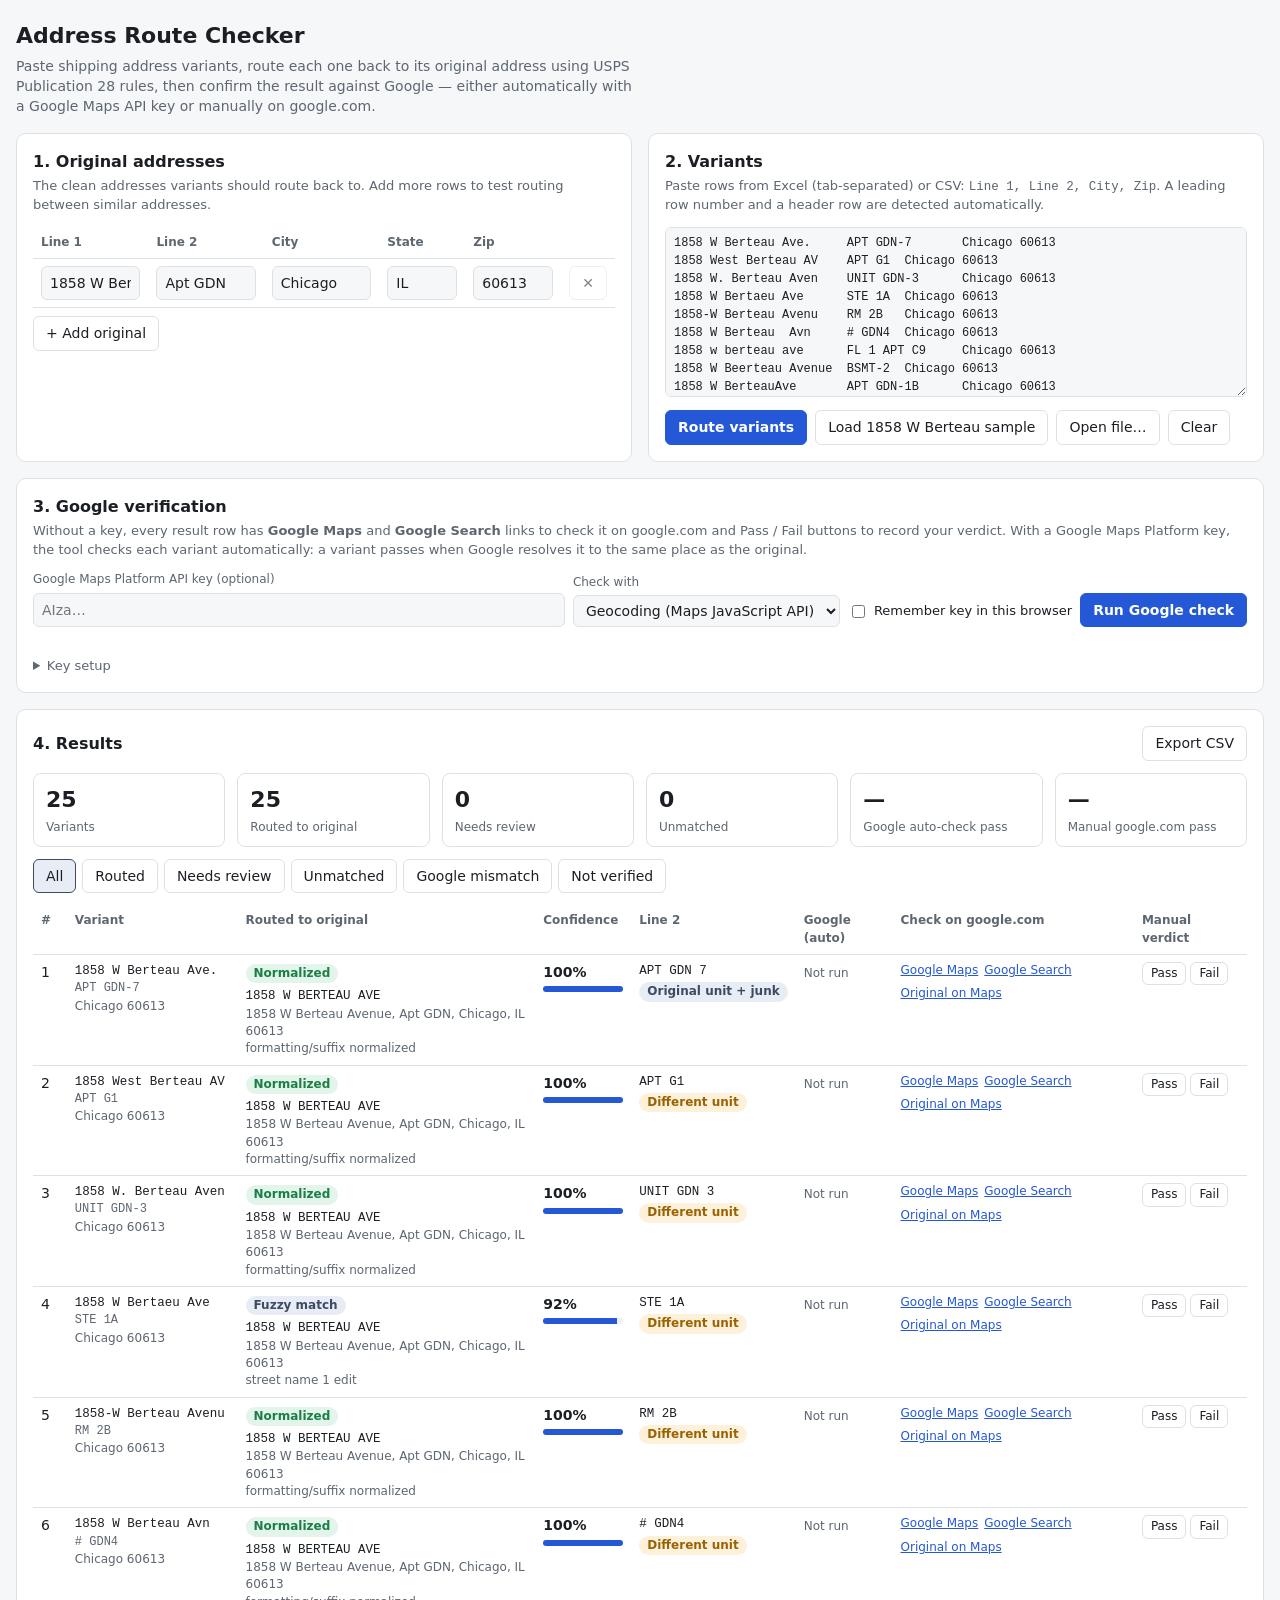
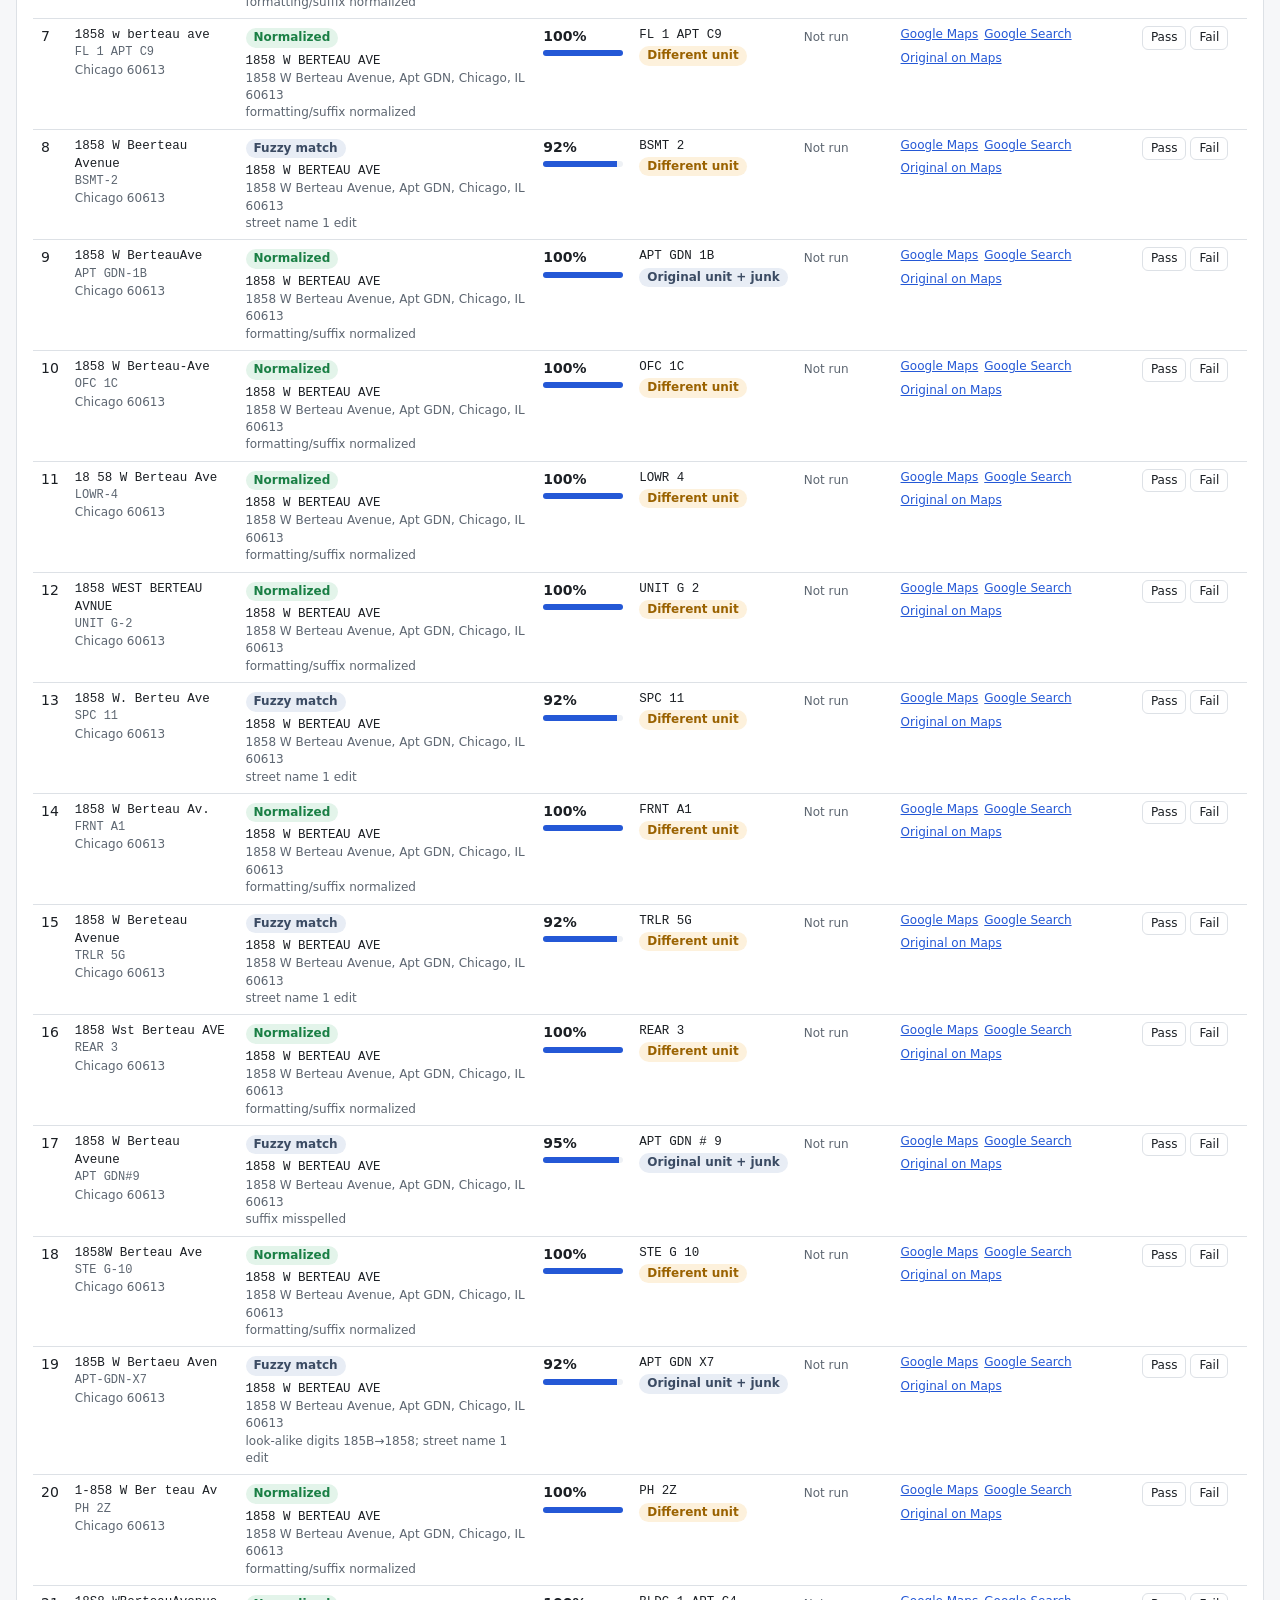
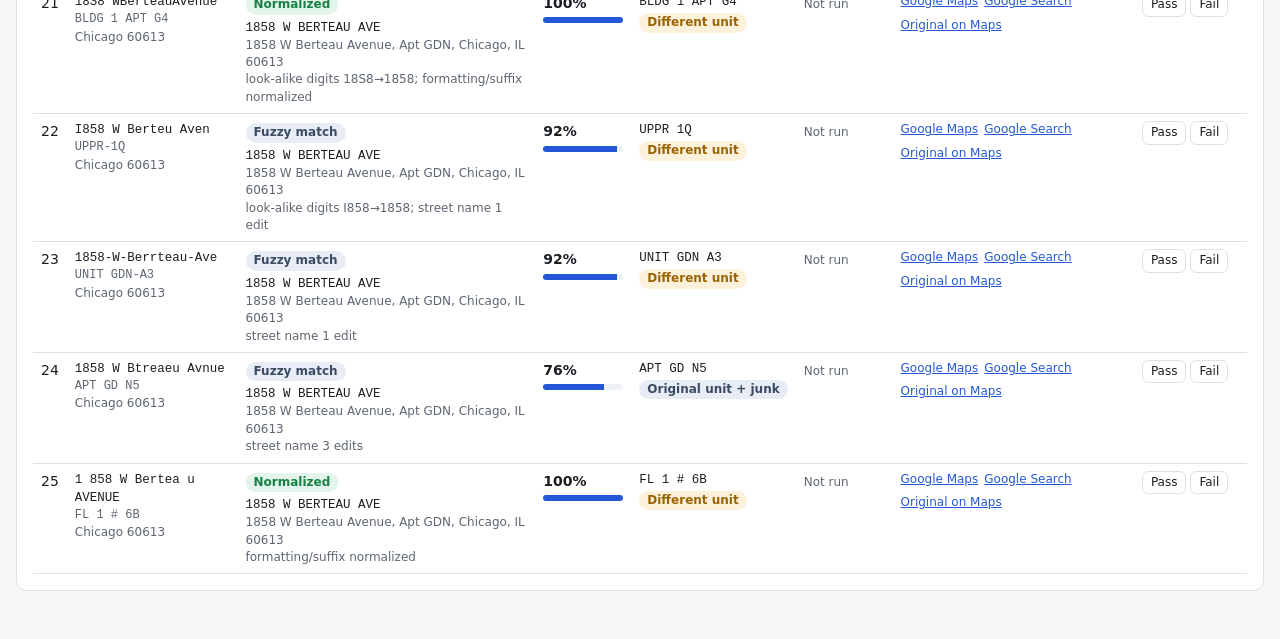
<file: qa/address-variants/index.html>
<!doctype html>
<html lang="en">
<head>
<meta charset="utf-8">
<meta name="viewport" content="width=device-width, initial-scale=1">
<title>Address Route Checker</title>
<style>
:root {
  --bg: #f6f7f9; --panel: #ffffff; --ink: #1b1f24; --muted: #5d6671; --line: #dde1e6;
  --accent: #2458d6; --accent-ink: #ffffff; --ok: #1a7f45; --ok-bg: #e3f4ea;
  --warn: #9a6200; --warn-bg: #fdf1dc; --bad: #b3261e; --bad-bg: #fbe4e2;
  --info: #3b4b63; --info-bg: #e8edf5; --code: #eef1f5;
}
@media (prefers-color-scheme: dark) {
  :root:not([data-theme="light"]) {
    --bg: #111418; --panel: #1a1f25; --ink: #e6e9ed; --muted: #9aa4af; --line: #2c333b;
    --accent: #6d9bff; --accent-ink: #0b1220; --ok: #6fd49a; --ok-bg: #16301f;
    --warn: #f0bf62; --warn-bg: #33270f; --bad: #ff8a80; --bad-bg: #3a1916;
    --info: #b6c4d8; --info-bg: #222b37; --code: #242b33;
  }
}
:root[data-theme="dark"] {
  --bg: #111418; --panel: #1a1f25; --ink: #e6e9ed; --muted: #9aa4af; --line: #2c333b;
  --accent: #6d9bff; --accent-ink: #0b1220; --ok: #6fd49a; --ok-bg: #16301f;
  --warn: #f0bf62; --warn-bg: #33270f; --bad: #ff8a80; --bad-bg: #3a1916;
  --info: #b6c4d8; --info-bg: #222b37; --code: #242b33;
}
* { box-sizing: border-box; }
body { margin: 0; background: var(--bg); color: var(--ink);
  font: 14px/1.45 system-ui, -apple-system, "Segoe UI", Roboto, sans-serif; }
header { padding: 20px 16px 8px; max-width: 1400px; margin: 0 auto; }
header h1 { margin: 0 0 4px; font-size: 22px; }
header p { margin: 0; color: var(--muted); max-width: 70ch; }
main { max-width: 1400px; margin: 0 auto; padding: 8px 16px 48px; display: grid; gap: 16px; }
.panel { background: var(--panel); border: 1px solid var(--line); border-radius: 10px; padding: 16px; min-width: 0; }
.panel h2 { margin: 0 0 4px; font-size: 16px; }
.panel .hint { margin: 0 0 12px; color: var(--muted); font-size: 13px; }
.grid2 { display: grid; gap: 16px; grid-template-columns: 1fr 1fr; }
@media (max-width: 900px) { .grid2 { grid-template-columns: 1fr; } }
label { font-size: 12px; color: var(--muted); display: block; margin-bottom: 4px; }
input, select, textarea { font: inherit; color: var(--ink); background: var(--bg);
  border: 1px solid var(--line); border-radius: 6px; padding: 6px 8px; width: 100%; }
textarea { font: 12px/1.5 ui-monospace, SFMono-Regular, Menlo, monospace; min-height: 170px; resize: vertical; }
button, .btn { font: inherit; border: 1px solid var(--line); background: var(--panel); color: var(--ink);
  border-radius: 6px; padding: 6px 12px; cursor: pointer; text-decoration: none; display: inline-block; white-space: nowrap; }
button.primary { background: var(--accent); color: var(--accent-ink); border-color: var(--accent); font-weight: 600; }
button:disabled { opacity: .55; cursor: default; }
.row { display: flex; gap: 8px; flex-wrap: wrap; align-items: end; }
.row > * { flex: 0 0 auto; }
.grow { flex: 1 1 200px !important; }
table { border-collapse: collapse; width: 100%; }
th, td { text-align: left; padding: 7px 8px; border-bottom: 1px solid var(--line); vertical-align: top; }
th { font-size: 12px; color: var(--muted); font-weight: 600; position: sticky; top: 0; background: var(--panel); }
.scroll { overflow-x: auto; }
.orig-table input { min-width: 70px; }
.mono { font-family: ui-monospace, SFMono-Regular, Menlo, monospace; font-size: 12.5px; }
.sub { color: var(--muted); font-size: 12px; }
.pill { display: inline-block; padding: 1px 8px; border-radius: 999px; font-size: 12px; font-weight: 600; white-space: nowrap; }
.ok { color: var(--ok); background: var(--ok-bg); }
.warn { color: var(--warn); background: var(--warn-bg); }
.bad { color: var(--bad); background: var(--bad-bg); }
.info { color: var(--info); background: var(--info-bg); }
.bar { height: 6px; background: var(--code); border-radius: 3px; overflow: hidden; width: 80px; margin-top: 4px; }
.bar > i { display: block; height: 100%; background: var(--accent); }
.stats { display: grid; grid-template-columns: repeat(auto-fit, minmax(140px, 1fr)); gap: 12px; }
.stat { border: 1px solid var(--line); border-radius: 8px; padding: 10px 12px; }
.stat b { display: block; font-size: 22px; font-variant-numeric: tabular-nums; }
.stat span { color: var(--muted); font-size: 12px; }
.filters { display: flex; gap: 6px; flex-wrap: wrap; margin: 12px 0; }
.filters button[aria-pressed="true"] { background: var(--info-bg); border-color: var(--info); }
.links { display: flex; gap: 6px; flex-wrap: wrap; }
.links a { color: var(--accent); font-size: 12px; }
.verdict { display: flex; gap: 4px; }
.verdict button { padding: 2px 8px; font-size: 12px; }
.verdict button[aria-pressed="true"][data-v="pass"] { background: var(--ok-bg); color: var(--ok); border-color: var(--ok); }
.verdict button[aria-pressed="true"][data-v="fail"] { background: var(--bad-bg); color: var(--bad); border-color: var(--bad); }
.note { font-size: 12px; color: var(--muted); }
.gstatus { font-size: 12px; margin-top: 8px; min-height: 1.2em; }
.empty { color: var(--muted); padding: 24px; text-align: center; }
details summary { cursor: pointer; color: var(--muted); font-size: 13px; }
@media (max-width: 700px) {
  #results thead { display: none; }
  #results tr { display: block; border-bottom: 1px solid var(--line); padding: 8px 0; }
  #results td { display: block; border: 0; padding: 3px 0; }
  #results td[data-l]::before { content: attr(data-l); display: block; font-size: 11px; color: var(--muted); }
}
</style>
</head>
<body>
<header>
  <h1>Address Route Checker</h1>
  <p>Paste shipping address variants, route each one back to its original address using USPS Publication 28 rules,
    then confirm the result against Google — either automatically with a Google Maps API key or manually on google.com.</p>
</header>

<main>
  <div class="grid2">
    <section class="panel">
      <h2>1. Original addresses</h2>
      <p class="hint">The clean addresses variants should route back to. Add more rows to test routing between similar addresses.</p>
      <div class="scroll">
        <table class="orig-table" id="origTable">
          <thead><tr><th>Line 1</th><th>Line 2</th><th>City</th><th>State</th><th>Zip</th><th></th></tr></thead>
          <tbody></tbody>
        </table>
      </div>
      <div class="row" style="margin-top:8px"><button id="addOrig">+ Add original</button></div>
    </section>

    <section class="panel">
      <h2>2. Variants</h2>
      <p class="hint">Paste rows from Excel (tab-separated) or CSV: <span class="mono">Line 1, Line 2, City, Zip</span>.
        A leading row number and a header row are detected automatically.</p>
      <textarea id="variantsInput" spellcheck="false"></textarea>
      <div class="row" style="margin-top:8px">
        <button class="primary" id="runBtn">Route variants</button>
        <button id="sampleBtn">Load 1858 W Berteau sample</button>
        <label class="btn" style="margin:0;color:var(--ink);font-size:14px">Open file…
          <input type="file" id="fileInput" accept=".tsv,.csv,.txt" hidden></label>
        <button id="clearBtn">Clear</button>
      </div>
    </section>
  </div>

  <section class="panel">
    <h2>3. Google verification</h2>
    <p class="hint">Without a key, every result row has <b>Google Maps</b> and <b>Google Search</b> links to check it on google.com
      and Pass / Fail buttons to record your verdict. With a Google Maps Platform key, the tool checks each variant automatically:
      a variant passes when Google resolves it to the same place as the original.</p>
    <div class="row">
      <div class="grow"><label for="apiKey">Google Maps Platform API key (optional)</label>
        <input id="apiKey" type="password" autocomplete="off" placeholder="AIza…"></div>
      <div><label for="gMode">Check with</label>
        <select id="gMode">
          <option value="geocoder">Geocoding (Maps JavaScript API)</option>
          <option value="validation">Address Validation API</option>
        </select></div>
      <div><label>&nbsp;</label><label style="display:flex;gap:6px;align-items:center;color:var(--ink);font-size:13px;margin:6px 0">
        <input type="checkbox" id="rememberKey" style="width:auto"> Remember key in this browser</label></div>
      <div><label>&nbsp;</label><button class="primary" id="googleBtn" disabled>Run Google check</button></div>
    </div>
    <div class="gstatus" id="gStatus"></div>
    <details style="margin-top:8px"><summary>Key setup</summary>
      <p class="note">In Google Cloud Console enable the <b>Maps JavaScript API</b> (for Geocoding mode, which also needs the
        <b>Geocoding API</b>) and/or the <b>Address Validation API</b>. Restrict the key to HTTP referrers where you host this page.
        The key is only sent to Google; it is stored locally only if you tick "Remember key".</p>
    </details>
  </section>

  <section class="panel">
    <div class="row" style="justify-content:space-between;align-items:center">
      <h2 style="margin:0">4. Results</h2>
      <div class="row"><button id="exportBtn" disabled>Export CSV</button></div>
    </div>
    <div class="stats" id="stats" style="margin-top:12px"></div>
    <div class="filters" id="filters"></div>
    <div class="scroll">
      <table id="results">
        <thead><tr>
          <th>#</th><th>Variant</th><th>Routed to original</th><th>Confidence</th>
          <th>Line 2</th><th>Google (auto)</th><th>Check on google.com</th><th>Manual verdict</th>
        </tr></thead>
        <tbody><tr><td colspan="8" class="empty">Load variants and click <b>Route variants</b>.</td></tr></tbody>
      </table>
    </div>
  </section>
</main>

<!-- BEGIN address-router.js (inlined so this page works as a single file; keep in sync) -->
<script>
/*
 * Address router: normalizes messy address variants and routes each one back
 * to the original address it most likely came from.
 *
 * Rules come from USPS Publication 28 (see KNOWLEDGE_BASE.md):
 *   C1 street suffixes, C2 secondary unit designators, plus directionals.
 * Works in the browser (window.AddressRouter) and in Node (module.exports).
 */
(function (root) {
  "use strict";

  // ---- USPS Pub 28 C1: standard suffix -> accepted spellings ----
  var SUFFIXES = {
    AVE: ["AV", "AVE", "AVEN", "AVENU", "AVENUE", "AVN", "AVNUE"],
    BLVD: ["BLVD", "BOUL", "BOULEVARD", "BOULV"],
    CIR: ["CIR", "CIRC", "CIRCL", "CIRCLE", "CRCL", "CRCLE"],
    CT: ["COURT", "CT"],
    CV: ["COVE", "CV"],
    DR: ["DR", "DRIV", "DRIVE", "DRV"],
    EXPY: ["EXP", "EXPR", "EXPRESS", "EXPRESSWAY", "EXPW", "EXPY"],
    HWY: ["HIGHWAY", "HIGHWY", "HIWAY", "HIWY", "HWAY", "HWY"],
    LN: ["LANE", "LN"],
    PKWY: ["PARKWAY", "PARKWY", "PKWAY", "PKWY", "PKY"],
    PL: ["PL", "PLACE"],
    PLZ: ["PLAZA", "PLZ", "PLZA"],
    RD: ["RD", "ROAD"],
    SQ: ["SQ", "SQR", "SQRE", "SQU", "SQUARE"],
    ST: ["STREET", "STRT", "ST", "STR"],
    TER: ["TER", "TERR", "TERRACE"],
    TRL: ["TRAIL", "TRAILS", "TRL", "TRLS"],
    WAY: ["WAY", "WY"]
  };

  var DIRECTIONALS = {
    N: ["NORTH", "NTH", "N"],
    S: ["SOUTH", "STH", "S"],
    E: ["EAST", "E"],
    W: ["WEST", "WST", "W"],
    NE: ["NORTHEAST", "NE"],
    NW: ["NORTHWEST", "NW"],
    SE: ["SOUTHEAST", "SE"],
    SW: ["SOUTHWEST", "SW"]
  };

  // ---- USPS Pub 28 C2: secondary unit designators ----
  var UNIT_DESIGNATORS = {
    APARTMENT: "APT", APT: "APT", BASEMENT: "BSMT", BSMT: "BSMT",
    BUILDING: "BLDG", BLDG: "BLDG", DEPARTMENT: "DEPT", DEPT: "DEPT",
    FLOOR: "FL", FL: "FL", FRONT: "FRNT", FRNT: "FRNT", HANGAR: "HNGR",
    HNGR: "HNGR", KEY: "KEY", LOBBY: "LBBY", LBBY: "LBBY", LOT: "LOT",
    LOWER: "LOWR", LOWR: "LOWR", OFFICE: "OFC", OFC: "OFC",
    PENTHOUSE: "PH", PH: "PH", PIER: "PIER", REAR: "REAR", ROOM: "RM",
    RM: "RM", SIDE: "SIDE", SLIP: "SLIP", SPACE: "SPC", SPC: "SPC",
    STOP: "STOP", SUITE: "STE", STE: "STE", TRAILER: "TRLR", TRLR: "TRLR",
    UNIT: "UNIT", UPPER: "UPPR", UPPR: "UPPR", "#": "#"
  };

  // Letters commonly typed/OCR'd in place of digits.
  var DIGIT_LOOKALIKES = { B: "8", S: "5", I: "1", L: "1", O: "0", Z: "2", G: "6" };

  var SUFFIX_LOOKUP = {};
  Object.keys(SUFFIXES).forEach(function (std) {
    SUFFIXES[std].forEach(function (v) { SUFFIX_LOOKUP[v] = std; });
  });
  var DIR_LOOKUP = {};
  Object.keys(DIRECTIONALS).forEach(function (std) {
    DIRECTIONALS[std].forEach(function (v) { DIR_LOOKUP[v] = std; });
  });

  // Optimal string alignment distance (Levenshtein + adjacent transpositions).
  function editDistance(a, b) {
    var m = a.length, n = b.length, d = [], i, j;
    for (i = 0; i <= m; i++) { d[i] = [i]; }
    for (j = 0; j <= n; j++) { d[0][j] = j; }
    for (i = 1; i <= m; i++) {
      for (j = 1; j <= n; j++) {
        var cost = a[i - 1] === b[j - 1] ? 0 : 1;
        d[i][j] = Math.min(d[i - 1][j] + 1, d[i][j - 1] + 1, d[i - 1][j - 1] + cost);
        if (i > 1 && j > 1 && a[i - 1] === b[j - 2] && a[i - 2] === b[j - 1]) {
          d[i][j] = Math.min(d[i][j], d[i - 2][j - 2] + 1);
        }
      }
    }
    return d[m][n];
  }

  function clean(s) {
    return String(s || "").toUpperCase().replace(/[.,]/g, " ").replace(/-/g, " ")
      .replace(/\s+/g, " ").trim();
  }

  function isDigitish(tok) {
    return /\d/.test(tok) && /^[0-9BSILOZG]+$/.test(tok);
  }

  function foldDigits(tok) {
    return tok.replace(/[BSILOZG]/g, function (c) { return DIGIT_LOOKALIKES[c]; });
  }

  // Split a Line 1 into its house number and the remaining text. Leading
  // digit-like tokens are merged ("18 58", "1-858") and look-alike letters are
  // folded to digits ("185B" -> 1858, "18S8" -> 1858, "I858" -> 1858).
  function splitNumber(line1) {
    var tokens = clean(line1).split(" ").filter(Boolean);
    var raw = "";
    while (tokens.length) {
      var t = tokens[0];
      if (isDigitish(t)) { raw += t; tokens.shift(); continue; }
      // "1858W" -> "1858" + "W"
      var m = t.match(/^(\d[0-9BSILOZG]*?)([A-Z]{1,})$/);
      if (m && !raw && /\d/.test(m[1])) { raw += m[1]; tokens[0] = m[2]; }
      break;
    }
    return { rawNumber: raw, number: foldDigits(raw), rest: tokens.join(" ") };
  }

  // Parse a clean original address into USPS components.
  function parseOriginal(line1) {
    var sp = splitNumber(line1);
    var words = sp.rest.split(" ").filter(Boolean);
    var dir = "", suffix = "";
    if (words.length > 1 && DIR_LOOKUP[words[0]]) { dir = DIR_LOOKUP[words.shift()]; }
    if (words.length > 1 && SUFFIX_LOOKUP[words[words.length - 1]]) {
      suffix = SUFFIX_LOOKUP[words.pop()];
    }
    return { number: sp.number, dir: dir, name: words.join(""), nameDisplay: words.join(" "), suffix: suffix };
  }

  // Standard USPS form of a Line 1 (best effort, no reference needed).
  function standardizeLine1(line1) {
    var sp = splitNumber(line1);
    var words = sp.rest.split(" ").filter(Boolean).map(function (w, i, arr) {
      if (i === 0 && arr.length > 1 && DIR_LOOKUP[w]) return DIR_LOOKUP[w];
      if (i === arr.length - 1 && arr.length > 1 && SUFFIX_LOOKUP[w]) return SUFFIX_LOOKUP[w];
      return w;
    });
    return [sp.number].concat(words).join(" ").trim();
  }

  function standardizeLine2(line2) {
    var tokens = clean(line2).replace(/#/g, " # ").split(" ").filter(Boolean);
    var designators = [], parts = [];
    tokens.forEach(function (t) {
      if (UNIT_DESIGNATORS[t]) { designators.push(UNIT_DESIGNATORS[t]); parts.push(UNIT_DESIGNATORS[t]); }
      else { parts.push(t); }
    });
    return { text: parts.join(" "), designators: designators, recognized: designators.length > 0 };
  }

  function compareLine2(variant2, original2) {
    var v = standardizeLine2(variant2), o = standardizeLine2(original2);
    var vKey = v.text.replace(/\s/g, ""), oKey = o.text.replace(/\s/g, "");
    var status;
    if (!vKey) status = "Missing";
    else if (vKey === oKey) status = "Same unit";
    else if (oKey && vKey.indexOf(oKey) === 0) status = "Original unit + junk";
    else status = "Different unit";
    return { normalized: v.text, recognized: v.recognized, designators: v.designators, status: status };
  }

  // Score how well a variant Line 1 matches one parsed original (0-100).
  function scoreLine1(variantLine1, orig) {
    var sp = splitNumber(variantLine1);
    var notes = [], penalty = 0;

    if (sp.rawNumber !== sp.number) notes.push("look-alike digits " + sp.rawNumber + "→" + sp.number);
    var nd = editDistance(sp.number, orig.number);
    if (nd === 1) { penalty += 20; notes.push("house number off by 1 edit"); }
    else if (nd > 1) { penalty += 60; notes.push("house number mismatch"); }

    var s = sp.rest.replace(/[^A-Z0-9]/g, "");
    if (orig.dir) {
      var dirForm = DIRECTIONALS[orig.dir].filter(function (f) { return s.indexOf(f) === 0; })
        .sort(function (a, b) { return b.length - a.length; })[0];
      if (dirForm) { s = s.slice(dirForm.length); }
      else { penalty += 10; notes.push("directional missing"); }
    }

    // Try every split point between street name and suffix; keep the cheapest.
    var forms = orig.suffix ? SUFFIXES[orig.suffix] : [];
    var best = null;
    for (var k = 0; k <= Math.min(s.length, 12); k++) {
      var head = s.slice(0, s.length - k), tail = s.slice(s.length - k);
      var sufCost;
      if (!orig.suffix) sufCost = k === 0 ? 0 : 99;
      else if (k === 0) sufCost = 15;
      else {
        var dmin = Math.min.apply(null, forms.map(function (f) { return editDistance(tail, f); }));
        sufCost = dmin === 0 ? 0 : dmin === 1 ? 5 : dmin === 2 ? 10 : 99;
      }
      var nameDist = editDistance(head, orig.name);
      var cost = nameDist * 8 + sufCost;
      if (!best || cost < best.cost) best = { cost: cost, nameDist: nameDist, sufCost: sufCost };
    }
    penalty += best.cost;
    if (best.nameDist) notes.push("street name " + best.nameDist + " edit" + (best.nameDist > 1 ? "s" : ""));
    // Too many edits relative to the name's length means a different street.
    if (best.nameDist > Math.max(2, Math.ceil(orig.name.length * 0.45))) {
      penalty += 40; notes.push("likely a different street");
    }
    if (best.sufCost === 15) notes.push("suffix missing");
    else if (best.sufCost > 0 && best.sufCost < 99) notes.push("suffix misspelled");

    return { confidence: Math.max(0, 100 - penalty), notes: notes };
  }

  function prepareOriginal(o, index) {
    return {
      id: index,
      line1: o.line1, line2: o.line2 || "", city: o.city || "", state: o.state || "", zip: o.zip || "",
      parsed: parseOriginal(o.line1),
      standard: standardizeLine1(o.line1)
    };
  }

  // Route one variant to the best original. Returns the match and diagnostics.
  function route(variant, originals) {
    var prepared = originals.map(function (o, i) { return o.parsed ? o : prepareOriginal(o, i); });
    var scored = prepared.map(function (o) {
      var s = scoreLine1(variant.line1, o.parsed);
      var conf = s.confidence, notes = s.notes.slice();
      if (variant.zip && o.zip && String(variant.zip).trim() !== String(o.zip).trim()) {
        conf -= 15; notes.push("zip differs");
      }
      if (variant.city && o.city && editDistance(clean(variant.city), clean(o.city)) > 2) {
        conf -= 15; notes.push("city differs");
      }
      return { original: o, confidence: Math.max(0, conf), notes: notes };
    }).sort(function (a, b) { return b.confidence - a.confidence; });

    var top = scored[0];
    if (!top) return { status: "No originals", confidence: 0, original: null, notes: [] };

    var standardized = standardizeLine1(variant.line1);
    var status;
    if (top.confidence === 100 && clean(variant.line1) === clean(top.original.line1)) status = "Exact";
    else if (top.confidence === 100) status = "Normalized";
    else if (top.confidence >= 75) status = "Fuzzy match";
    else if (top.confidence >= 55) status = "Needs review";
    else status = "Unmatched";

    if (top.confidence === 100 && status === "Normalized") top.notes.push("formatting/suffix normalized");

    var ambiguous = scored[1] && scored[1].confidence >= 55 && top.confidence - scored[1].confidence < 10;
    if (ambiguous && status !== "Unmatched") { status = "Needs review"; top.notes.push("close to another original"); }

    return {
      status: status,
      routed: status !== "Unmatched",
      confidence: top.confidence,
      original: top.original,
      standardizedLine1: standardized,
      correctedLine1: status !== "Unmatched" ? top.original.standard : "",
      line2: compareLine2(variant.line2, top.original.line2),
      notes: top.notes
    };
  }

  var api = {
    SUFFIXES: SUFFIXES, DIRECTIONALS: DIRECTIONALS, UNIT_DESIGNATORS: UNIT_DESIGNATORS,
    editDistance: editDistance, splitNumber: splitNumber, parseOriginal: parseOriginal,
    standardizeLine1: standardizeLine1, standardizeLine2: standardizeLine2,
    compareLine2: compareLine2, prepareOriginal: prepareOriginal, route: route
  };
  if (typeof module !== "undefined" && module.exports) module.exports = api;
  if (root) root.AddressRouter = api;
})(typeof window !== "undefined" ? window : this);
</script>
<!-- END address-router.js -->
<script>
(function () {
  "use strict";
  var R = window.AddressRouter;
  if (!R) {
    document.querySelector("main").insertAdjacentHTML("afterbegin",
      '<div class="panel bad">Routing engine failed to load. Re-download index.html from the repository.</div>');
    return;
  }
  var $ = function (s) { return document.querySelector(s); };

  var SAMPLE = [
    "1858 W Berteau Ave.\tAPT GDN-7\tChicago\t60613", "1858 West Berteau AV\tAPT G1\tChicago\t60613",
    "1858 W. Berteau Aven\tUNIT GDN-3\tChicago\t60613", "1858 W Bertaeu Ave\tSTE 1A\tChicago\t60613",
    "1858-W Berteau Avenu\tRM 2B\tChicago\t60613", "1858 W Berteau  Avn\t# GDN4\tChicago\t60613",
    "1858 w berteau ave\tFL 1 APT C9\tChicago\t60613", "1858 W Beerteau Avenue\tBSMT-2\tChicago\t60613",
    "1858 W BerteauAve\tAPT GDN-1B\tChicago\t60613", "1858 W Berteau-Ave\tOFC 1C\tChicago\t60613",
    "18 58 W Berteau Ave\tLOWR-4\tChicago\t60613", "1858 WEST BERTEAU AVNUE\tUNIT G-2\tChicago\t60613",
    "1858 W. Berteu Ave\tSPC 11\tChicago\t60613", "1858 W Berteau Av.\tFRNT A1\tChicago\t60613",
    "1858 W Bereteau Avenue\tTRLR 5G\tChicago\t60613", "1858 Wst Berteau AVE\tREAR 3\tChicago\t60613",
    "1858 W Berteau Aveune\tAPT GDN#9\tChicago\t60613", "1858W Berteau Ave\tSTE G-10\tChicago\t60613",
    "185B W Bertaeu Aven\tAPT-GDN-X7\tChicago\t60613", "1-858 W Ber teau Av\tPH 2Z\tChicago\t60613",
    "18S8 WBerteauAvenue\tBLDG 1 APT G4\tChicago\t60613", "I858 W Berteu Aven\tUPPR-1Q\tChicago\t60613",
    "1858-W-Berrteau-Ave\tUNIT GDN-A3\tChicago\t60613", "1858 W Btreaeu Avnue\tAPT GD N5\tChicago\t60613",
    "1 858 W Bertea u AVENUE\tFL 1 # 6B\tChicago\t60613"
  ].join("\n");

  var state = { originals: [], results: [], filter: "all", google: {}, verdicts: {} };

  function store(key, val) { try { if (val === null) localStorage.removeItem(key); else localStorage.setItem(key, JSON.stringify(val)); } catch (e) {} }
  function load(key, dflt) { try { var v = localStorage.getItem(key); return v ? JSON.parse(v) : dflt; } catch (e) { return dflt; } }
  function esc(s) { return String(s == null ? "" : s).replace(/[&<>"']/g, function (c) { return { "&": "&amp;", "<": "&lt;", ">": "&gt;", '"': "&quot;", "'": "&#39;" }[c]; }); }

  // ---------- Originals ----------
  function renderOriginals() {
    var tb = $("#origTable tbody");
    tb.innerHTML = "";
    state.originals.forEach(function (o, i) {
      var tr = document.createElement("tr");
      ["line1", "line2", "city", "state", "zip"].forEach(function (f) {
        var td = document.createElement("td"), inp = document.createElement("input");
        inp.value = o[f] || ""; inp.setAttribute("aria-label", f);
        if (f === "state") inp.style.width = "56px";
        if (f === "zip") inp.style.width = "80px";
        inp.addEventListener("input", function () { o[f] = inp.value; saveOriginals(); });
        td.appendChild(inp); tr.appendChild(td);
      });
      var td = document.createElement("td"), b = document.createElement("button");
      b.textContent = "✕"; b.title = "Remove"; b.disabled = state.originals.length === 1;
      b.addEventListener("click", function () { state.originals.splice(i, 1); saveOriginals(); renderOriginals(); });
      td.appendChild(b); tr.appendChild(td); tb.appendChild(tr);
    });
  }
  function saveOriginals() { store("arc.originals", state.originals); }

  // ---------- Parsing input ----------
  function parseVariants(text) {
    var lines = text.split(/\r?\n/).map(function (l) { return l.replace(/\s+$/, ""); }).filter(function (l) { return l.trim(); });
    var rows = lines.map(function (l) {
      if (l.indexOf("\t") >= 0) return l.split("\t");
      return splitCsv(l);
    });
    if (rows.length && /line\s*1/i.test(rows[0].join(" "))) rows.shift();
    return rows.map(function (cells) {
      cells = cells.map(function (c) { return c.trim() === "" ? "" : c; });
      if (/^\d{1,4}$/.test((cells[0] || "").trim()) && cells.length >= 4) cells = cells.slice(1);
      return { line1: cells[0] || "", line2: cells[1] || "", city: (cells[2] || "").trim(), zip: (cells[3] || "").trim() };
    }).filter(function (v) { return v.line1.trim(); });
  }
  function splitCsv(line) {
    var out = [], cur = "", q = false;
    for (var i = 0; i < line.length; i++) {
      var c = line[i];
      if (q) { if (c === '"' && line[i + 1] === '"') { cur += '"'; i++; } else if (c === '"') q = false; else cur += c; }
      else if (c === '"') q = true; else if (c === ",") { out.push(cur); cur = ""; } else cur += c;
    }
    out.push(cur); return out;
  }

  // ---------- Routing ----------
  function runRouting() {
    var variants = parseVariants($("#variantsInput").value);
    var originals = state.originals.filter(function (o) { return (o.line1 || "").trim(); }).map(R.prepareOriginal);
    if (!originals.length) { alert("Add at least one original address."); return; }
    state.results = variants.map(function (v, i) {
      var r = R.route(v, originals);
      r.variant = v; r.n = i + 1; r.key = keyOf(v);
      return r;
    });
    state.google = {};
    state.preparedOriginals = originals;
    store("arc.variants", $("#variantsInput").value);
    $("#googleBtn").disabled = !state.results.length;
    $("#exportBtn").disabled = !state.results.length;
    render();
  }
  function keyOf(v) { return [v.line1, v.line2, v.city, v.zip].join("|"); }

  function fullAddress(a) {
    return [a.line1, a.line2, a.city, [a.state || "", a.zip || ""].join(" ").trim()].filter(function (x) { return x && String(x).trim(); }).join(", ");
  }
  function statusClass(s) {
    return { Exact: "ok", Normalized: "ok", "Fuzzy match": "info", "Needs review": "warn", Unmatched: "bad" }[s] || "info";
  }

  // ---------- Rendering ----------
  function render() {
    var res = state.results;
    var count = function (fn) { return res.filter(fn).length; };
    var gDone = count(function (r) { return state.google[r.key] && state.google[r.key].done; });
    var gPass = count(function (r) { return state.google[r.key] && state.google[r.key].pass === true; });
    var mPass = count(function (r) { return state.verdicts[r.key] === "pass"; });
    var mFail = count(function (r) { return state.verdicts[r.key] === "fail"; });
    var stats = [
      [res.length, "Variants"],
      [count(function (r) { return r.routed && r.status !== "Needs review"; }), "Routed to original"],
      [count(function (r) { return r.status === "Needs review"; }), "Needs review"],
      [count(function (r) { return r.status === "Unmatched"; }), "Unmatched"],
      [gDone ? gPass + " / " + gDone : "—", "Google auto-check pass"],
      [mPass + mFail ? mPass + " / " + (mPass + mFail) : "—", "Manual google.com pass"]
    ];
    $("#stats").innerHTML = res.length ? stats.map(function (s) { return '<div class="stat"><b>' + esc(s[0]) + "</b><span>" + esc(s[1]) + "</span></div>"; }).join("") : "";

    var filters = [["all", "All"], ["routed", "Routed"], ["Needs review", "Needs review"], ["Unmatched", "Unmatched"], ["gfail", "Google mismatch"], ["unverified", "Not verified"]];
    $("#filters").innerHTML = res.length ? filters.map(function (f) {
      return '<button data-f="' + f[0] + '" aria-pressed="' + (state.filter === f[0]) + '">' + f[1] + "</button>";
    }).join("") : "";

    var shown = res.filter(function (r) {
      var g = state.google[r.key];
      switch (state.filter) {
        case "routed": return r.routed && r.status !== "Needs review";
        case "Needs review": case "Unmatched": return r.status === state.filter;
        case "gfail": return g && g.done && g.pass === false;
        case "unverified": return !state.verdicts[r.key] && !(g && g.done);
        default: return true;
      }
    });
    var tb = $("#results tbody");
    if (!res.length) { tb.innerHTML = '<tr><td colspan="8" class="empty">Load variants and click <b>Route variants</b>.</td></tr>'; return; }
    if (!shown.length) { tb.innerHTML = '<tr><td colspan="8" class="empty">No rows match this filter.</td></tr>'; return; }
    tb.innerHTML = shown.map(rowHtml).join("");
  }

  function rowHtml(r) {
    var v = r.variant, o = r.original, g = state.google[r.key], verdict = state.verdicts[r.key] || "";
    var variantFull = fullAddress({ line1: v.line1, line2: v.line2, city: v.city, state: o && o.state, zip: v.zip });
    var gmaps = "https://www.google.com/maps/search/?api=1&query=" + encodeURIComponent(variantFull);
    var gsearch = "https://www.google.com/search?q=" + encodeURIComponent(variantFull);
    var gorig = o ? "https://www.google.com/maps/search/?api=1&query=" + encodeURIComponent(fullAddress(o)) : "";
    var l2cls = { "Same unit": "ok", "Original unit + junk": "info", "Different unit": "warn", Missing: "bad" }[r.line2.status] || "info";

    var gHtml = '<span class="sub">Not run</span>';
    if (g && g.pending) gHtml = '<span class="sub">Checking…</span>';
    else if (g && g.error) gHtml = '<span class="pill bad">Error</span><div class="sub">' + esc(g.error) + "</div>";
    else if (g && g.done) {
      gHtml = '<span class="pill ' + (g.pass ? "ok" : "bad") + '">' + (g.pass ? "Same place as original" : "Different place") + "</span>" +
        '<div class="sub">' + esc(g.formatted || "No result") + "</div>" +
        (g.detail ? '<div class="sub">' + esc(g.detail) + "</div>" : "");
    }

    return "<tr>" +
      '<td data-l="#">' + r.n + "</td>" +
      '<td data-l="Variant"><div class="mono">' + esc(v.line1) + "</div><div class=\"mono sub\">" + esc(v.line2) + "</div>" +
        '<div class="sub">' + esc([v.city, v.zip].filter(Boolean).join(" ")) + "</div></td>" +
      '<td data-l="Routed to original"><span class="pill ' + statusClass(r.status) + '">' + esc(r.status) + "</span>" +
        (r.routed ? '<div class="mono" style="margin-top:4px">' + esc(r.correctedLine1) + "</div>" +
          '<div class="sub">' + esc(fullAddress(o)) + "</div>" : "") +
        (r.notes.length ? '<div class="note">' + esc(r.notes.join("; ")) + "</div>" : "") + "</td>" +
      '<td data-l="Confidence"><b>' + r.confidence + '%</b><div class="bar"><i style="width:' + r.confidence + '%"></i></div></td>' +
      '<td data-l="Line 2"><div class="mono">' + esc(r.line2.normalized || "—") + '</div><span class="pill ' + l2cls + '">' + esc(r.line2.status) + "</span>" +
        (r.line2.recognized ? "" : '<div class="note">No USPS designator</div>') + "</td>" +
      '<td data-l="Google (auto)">' + gHtml + "</td>" +
      '<td data-l="Check on google.com"><div class="links"><a href="' + gmaps + '" target="_blank" rel="noopener">Google Maps</a>' +
        '<a href="' + gsearch + '" target="_blank" rel="noopener">Google Search</a>' +
        (gorig ? '<a href="' + gorig + '" target="_blank" rel="noopener">Original on Maps</a>' : "") + "</div></td>" +
      '<td data-l="Manual verdict"><div class="verdict" data-key="' + esc(r.key) + '">' +
        '<button data-v="pass" aria-pressed="' + (verdict === "pass") + '">Pass</button>' +
        '<button data-v="fail" aria-pressed="' + (verdict === "fail") + '">Fail</button></div></td>' +
      "</tr>";
  }

  // ---------- Google automatic check ----------
  var mapsLoading = null;
  function loadMaps(key) {
    if (window.google && window.google.maps && window.google.maps.Geocoder) return Promise.resolve();
    if (mapsLoading) return mapsLoading;
    mapsLoading = new Promise(function (resolve, reject) {
      window.__arcMapsReady = resolve;
      window.gm_authFailure = function () { reject(new Error("Google rejected the API key (check it is valid and allowed for this page).")); };
      var s = document.createElement("script");
      s.src = "https://maps.googleapis.com/maps/api/js?key=" + encodeURIComponent(key) + "&v=weekly&callback=__arcMapsReady";
      s.async = true;
      s.onerror = function () { reject(new Error("Could not load Google Maps JavaScript API.")); };
      document.head.appendChild(s);
    });
    mapsLoading.catch(function () { mapsLoading = null; });
    return mapsLoading;
  }

  function geocode(address) {
    return new Promise(function (resolve, reject) {
      new google.maps.Geocoder().geocode({ address: address, componentRestrictions: { country: "US" } }, function (results, status) {
        if (status === "OK" && results.length) {
          var r = results[0];
          resolve({ placeId: r.place_id, lat: r.geometry.location.lat(), lng: r.geometry.location.lng(),
            formatted: r.formatted_address, partial: !!r.partial_match, type: (r.types || [])[0] });
        } else if (status === "ZERO_RESULTS") resolve(null);
        else reject(new Error("Geocoder: " + status));
      });
    });
  }

  function validate(key, a) {
    var body = { address: { regionCode: "US", addressLines: [a.line1, a.line2].filter(Boolean),
      locality: a.city || undefined, administrativeArea: a.state || undefined, postalCode: a.zip || undefined } };
    return fetch("https://addressvalidation.googleapis.com/v1:validateAddress?key=" + encodeURIComponent(key), {
      method: "POST", headers: { "Content-Type": "application/json" }, body: JSON.stringify(body)
    }).then(function (res) {
      return res.json().then(function (j) {
        if (!res.ok) throw new Error((j.error && j.error.message) || ("HTTP " + res.status));
        var r = j.result || {}, geo = r.geocode || {}, loc = geo.location || {}, verdict = r.verdict || {};
        return { placeId: geo.placeId, lat: loc.latitude, lng: loc.longitude,
          formatted: r.address && r.address.formattedAddress, partial: !verdict.addressComplete,
          granularity: verdict.validationGranularity, inferred: !!verdict.hasInferredComponents,
          replaced: !!verdict.hasReplacedComponents };
      });
    }, function () { throw new Error("Network/CORS error calling Address Validation API."); });
  }

  function metersBetween(a, b) {
    var toRad = Math.PI / 180, R0 = 6371000;
    var dLat = (b.lat - a.lat) * toRad, dLng = (b.lng - a.lng) * toRad;
    var h = Math.sin(dLat / 2) * Math.sin(dLat / 2) + Math.cos(a.lat * toRad) * Math.cos(b.lat * toRad) * Math.sin(dLng / 2) * Math.sin(dLng / 2);
    return 2 * R0 * Math.asin(Math.sqrt(h));
  }

  // Google checks Line 1 + city/state/zip; unit junk in Line 2 is judged separately.
  function lookup(mode, key, a) {
    if (mode === "validation") return validate(key, a);
    return geocode(fullAddress({ line1: a.line1, city: a.city, state: a.state, zip: a.zip }));
  }

  function runGoogle() {
    var key = $("#apiKey").value.trim(), mode = $("#gMode").value;
    if (!key) { $("#gStatus").textContent = "Enter an API key for the automatic check, or use the google.com links in each row."; return; }
    store("arc.key", $("#rememberKey").checked ? key : null);
    store("arc.mode", mode);
    var btn = $("#googleBtn"); btn.disabled = true;
    var status = $("#gStatus");
    status.textContent = "Contacting Google…";
    var ready = mode === "geocoder" ? loadMaps(key) : Promise.resolve();
    var origCache = {};
    ready.then(function () {
      var i = 0, total = state.results.length;
      function next() {
        if (i >= total) { status.textContent = "Google check finished for " + total + " variants."; btn.disabled = false; render(); return; }
        var r = state.results[i++];
        status.textContent = "Checking " + i + " of " + total + "…";
        if (!r.original) { state.google[r.key] = { done: true, pass: false, detail: "No original to compare" }; return next(); }
        state.google[r.key] = { pending: true }; render();
        var o = r.original;
        var oKey = o.id;
        var origP = origCache[oKey] || (origCache[oKey] = lookup(mode, key, o));
        var v = { line1: r.variant.line1, line2: r.variant.line2, city: r.variant.city || o.city, state: o.state, zip: r.variant.zip || o.zip };
        Promise.all([origP, lookup(mode, key, v)]).then(function (pair) {
          var go = pair[0], gv = pair[1];
          if (!go) throw new Error("Google could not find the original address");
          if (!gv) { state.google[r.key] = { done: true, pass: false, detail: "Google found no result" }; return; }
          var dist = (gv.lat != null && go.lat != null) ? metersBetween(go, gv) : null;
          var same = (gv.placeId && gv.placeId === go.placeId) || (dist != null && dist <= 25);
          var detail = [];
          if (gv.placeId && gv.placeId === go.placeId) detail.push("same place ID");
          else if (dist != null) detail.push(Math.round(dist) + " m from original");
          if (gv.partial) detail.push(mode === "validation" ? "incomplete" : "partial match");
          if (gv.granularity) detail.push("granularity " + gv.granularity);
          if (gv.replaced) detail.push("components replaced");
          state.google[r.key] = { done: true, pass: !!same, formatted: gv.formatted, detail: detail.join(" · ") };
        }).catch(function (e) {
          state.google[r.key] = { error: e.message };
        }).then(function () { render(); setTimeout(next, 120); });
      }
      next();
    }).catch(function (e) { status.textContent = e.message; btn.disabled = false; });
  }

  // ---------- Export ----------
  function exportCsv() {
    var head = ["#", "Variant Line 1", "Variant Line 2", "City", "Zip", "Status", "Confidence", "Corrected Line 1",
      "Routed original", "Line 2 normalized", "Line 2 status", "Notes", "Google result", "Google formatted", "Google detail", "Manual verdict"];
    var rows = state.results.map(function (r) {
      var g = state.google[r.key] || {};
      return [r.n, r.variant.line1, r.variant.line2, r.variant.city, r.variant.zip, r.status, r.confidence, r.correctedLine1,
        r.original ? fullAddress(r.original) : "", r.line2.normalized, r.line2.status, r.notes.join("; "),
        g.error ? "Error: " + g.error : g.done ? (g.pass ? "Pass" : "Fail") : "", g.formatted || "", g.detail || "",
        state.verdicts[r.key] || ""];
    });
    var csv = [head].concat(rows).map(function (row) {
      return row.map(function (c) { c = String(c == null ? "" : c); return /[",\n]/.test(c) ? '"' + c.replace(/"/g, '""') + '"' : c; }).join(",");
    }).join("\r\n");
    var a = document.createElement("a");
    a.href = URL.createObjectURL(new Blob([csv], { type: "text/csv" }));
    a.download = "address-route-results.csv";
    document.body.appendChild(a); a.click(); a.remove();
  }

  // ---------- Wiring ----------
  $("#addOrig").addEventListener("click", function () { state.originals.push({ line1: "", line2: "", city: "", state: "", zip: "" }); saveOriginals(); renderOriginals(); });
  $("#sampleBtn").addEventListener("click", function () {
    state.originals = [{ line1: "1858 W Berteau Avenue", line2: "Apt GDN", city: "Chicago", state: "IL", zip: "60613" }];
    saveOriginals(); renderOriginals();
    $("#variantsInput").value = SAMPLE; runRouting();
  });
  $("#clearBtn").addEventListener("click", function () { $("#variantsInput").value = ""; state.results = []; store("arc.variants", null); $("#googleBtn").disabled = true; $("#exportBtn").disabled = true; render(); });
  $("#runBtn").addEventListener("click", runRouting);
  $("#googleBtn").addEventListener("click", runGoogle);
  $("#exportBtn").addEventListener("click", exportCsv);
  $("#fileInput").addEventListener("change", function (e) {
    var f = e.target.files[0]; if (!f) return;
    f.text().then(function (t) { $("#variantsInput").value = t; runRouting(); });
    e.target.value = "";
  });
  $("#filters").addEventListener("click", function (e) {
    var b = e.target.closest("button[data-f]"); if (!b) return;
    state.filter = b.getAttribute("data-f"); render();
  });
  $("#results").addEventListener("click", function (e) {
    var b = e.target.closest(".verdict button"); if (!b) return;
    var key = b.parentNode.getAttribute("data-key"), v = b.getAttribute("data-v");
    if (state.verdicts[key] === v) delete state.verdicts[key]; else state.verdicts[key] = v;
    store("arc.verdicts", state.verdicts); render();
  });
  $("#rememberKey").addEventListener("change", function (e) { if (!e.target.checked) store("arc.key", null); });

  // ---------- Init ----------
  state.originals = load("arc.originals", null) || [{ line1: "1858 W Berteau Avenue", line2: "Apt GDN", city: "Chicago", state: "IL", zip: "60613" }];
  state.verdicts = load("arc.verdicts", {});
  var savedKey = load("arc.key", null);
  if (savedKey) { $("#apiKey").value = savedKey; $("#rememberKey").checked = true; }
  $("#gMode").value = load("arc.mode", "geocoder");
  renderOriginals();
  $("#variantsInput").value = load("arc.variants", null) || SAMPLE;
  runRouting();
})();
</script>
</body>
</html>
</file>
